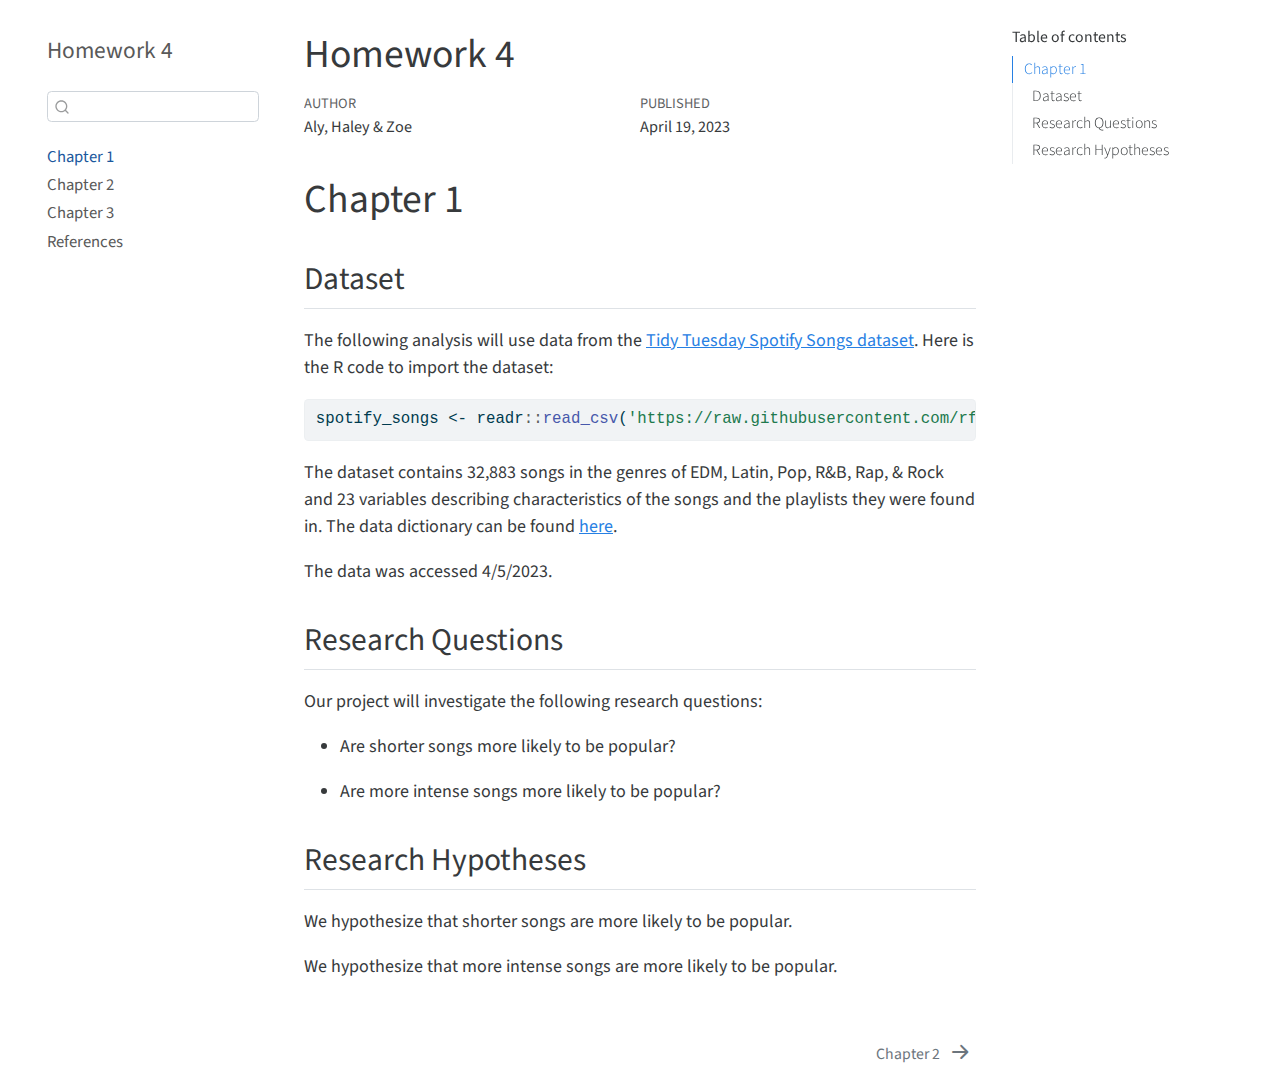
<file: docs/index.html>
<!DOCTYPE html>
<html xmlns="http://www.w3.org/1999/xhtml" lang="en" xml:lang="en"><head>

<meta charset="utf-8">
<meta name="generator" content="quarto-1.2.269">

<meta name="viewport" content="width=device-width, initial-scale=1.0, user-scalable=yes">

<meta name="author" content="Aly, Haley &amp; Zoe">
<meta name="dcterms.date" content="2023-04-19">

<title>Homework 4</title>
<style>
code{white-space: pre-wrap;}
span.smallcaps{font-variant: small-caps;}
div.columns{display: flex; gap: min(4vw, 1.5em);}
div.column{flex: auto; overflow-x: auto;}
div.hanging-indent{margin-left: 1.5em; text-indent: -1.5em;}
ul.task-list{list-style: none;}
ul.task-list li input[type="checkbox"] {
  width: 0.8em;
  margin: 0 0.8em 0.2em -1.6em;
  vertical-align: middle;
}
pre > code.sourceCode { white-space: pre; position: relative; }
pre > code.sourceCode > span { display: inline-block; line-height: 1.25; }
pre > code.sourceCode > span:empty { height: 1.2em; }
.sourceCode { overflow: visible; }
code.sourceCode > span { color: inherit; text-decoration: inherit; }
div.sourceCode { margin: 1em 0; }
pre.sourceCode { margin: 0; }
@media screen {
div.sourceCode { overflow: auto; }
}
@media print {
pre > code.sourceCode { white-space: pre-wrap; }
pre > code.sourceCode > span { text-indent: -5em; padding-left: 5em; }
}
pre.numberSource code
  { counter-reset: source-line 0; }
pre.numberSource code > span
  { position: relative; left: -4em; counter-increment: source-line; }
pre.numberSource code > span > a:first-child::before
  { content: counter(source-line);
    position: relative; left: -1em; text-align: right; vertical-align: baseline;
    border: none; display: inline-block;
    -webkit-touch-callout: none; -webkit-user-select: none;
    -khtml-user-select: none; -moz-user-select: none;
    -ms-user-select: none; user-select: none;
    padding: 0 4px; width: 4em;
    color: #aaaaaa;
  }
pre.numberSource { margin-left: 3em; border-left: 1px solid #aaaaaa;  padding-left: 4px; }
div.sourceCode
  {   }
@media screen {
pre > code.sourceCode > span > a:first-child::before { text-decoration: underline; }
}
code span.al { color: #ff0000; font-weight: bold; } /* Alert */
code span.an { color: #60a0b0; font-weight: bold; font-style: italic; } /* Annotation */
code span.at { color: #7d9029; } /* Attribute */
code span.bn { color: #40a070; } /* BaseN */
code span.bu { color: #008000; } /* BuiltIn */
code span.cf { color: #007020; font-weight: bold; } /* ControlFlow */
code span.ch { color: #4070a0; } /* Char */
code span.cn { color: #880000; } /* Constant */
code span.co { color: #60a0b0; font-style: italic; } /* Comment */
code span.cv { color: #60a0b0; font-weight: bold; font-style: italic; } /* CommentVar */
code span.do { color: #ba2121; font-style: italic; } /* Documentation */
code span.dt { color: #902000; } /* DataType */
code span.dv { color: #40a070; } /* DecVal */
code span.er { color: #ff0000; font-weight: bold; } /* Error */
code span.ex { } /* Extension */
code span.fl { color: #40a070; } /* Float */
code span.fu { color: #06287e; } /* Function */
code span.im { color: #008000; font-weight: bold; } /* Import */
code span.in { color: #60a0b0; font-weight: bold; font-style: italic; } /* Information */
code span.kw { color: #007020; font-weight: bold; } /* Keyword */
code span.op { color: #666666; } /* Operator */
code span.ot { color: #007020; } /* Other */
code span.pp { color: #bc7a00; } /* Preprocessor */
code span.sc { color: #4070a0; } /* SpecialChar */
code span.ss { color: #bb6688; } /* SpecialString */
code span.st { color: #4070a0; } /* String */
code span.va { color: #19177c; } /* Variable */
code span.vs { color: #4070a0; } /* VerbatimString */
code span.wa { color: #60a0b0; font-weight: bold; font-style: italic; } /* Warning */
</style>


<script src="site_libs/quarto-nav/quarto-nav.js"></script>
<script src="site_libs/quarto-nav/headroom.min.js"></script>
<script src="site_libs/clipboard/clipboard.min.js"></script>
<script src="site_libs/quarto-search/autocomplete.umd.js"></script>
<script src="site_libs/quarto-search/fuse.min.js"></script>
<script src="site_libs/quarto-search/quarto-search.js"></script>
<meta name="quarto:offset" content="./">
<link href="./Chapter2.html" rel="next">
<script src="site_libs/quarto-html/quarto.js"></script>
<script src="site_libs/quarto-html/popper.min.js"></script>
<script src="site_libs/quarto-html/tippy.umd.min.js"></script>
<script src="site_libs/quarto-html/anchor.min.js"></script>
<link href="site_libs/quarto-html/tippy.css" rel="stylesheet">
<link href="site_libs/quarto-html/quarto-syntax-highlighting.css" rel="stylesheet" id="quarto-text-highlighting-styles">
<script src="site_libs/bootstrap/bootstrap.min.js"></script>
<link href="site_libs/bootstrap/bootstrap-icons.css" rel="stylesheet">
<link href="site_libs/bootstrap/bootstrap.min.css" rel="stylesheet" id="quarto-bootstrap" data-mode="light">
<script id="quarto-search-options" type="application/json">{
  "location": "sidebar",
  "copy-button": false,
  "collapse-after": 3,
  "panel-placement": "start",
  "type": "textbox",
  "limit": 20,
  "language": {
    "search-no-results-text": "No results",
    "search-matching-documents-text": "matching documents",
    "search-copy-link-title": "Copy link to search",
    "search-hide-matches-text": "Hide additional matches",
    "search-more-match-text": "more match in this document",
    "search-more-matches-text": "more matches in this document",
    "search-clear-button-title": "Clear",
    "search-detached-cancel-button-title": "Cancel",
    "search-submit-button-title": "Submit"
  }
}</script>


</head>

<body class="nav-sidebar floating">

<div id="quarto-search-results"></div>
  <header id="quarto-header" class="headroom fixed-top">
  <nav class="quarto-secondary-nav" data-bs-toggle="collapse" data-bs-target="#quarto-sidebar" aria-controls="quarto-sidebar" aria-expanded="false" aria-label="Toggle sidebar navigation" onclick="if (window.quartoToggleHeadroom) { window.quartoToggleHeadroom(); }">
    <div class="container-fluid d-flex justify-content-between">
      <h1 class="quarto-secondary-nav-title">Homework 4</h1>
      <button type="button" class="quarto-btn-toggle btn" aria-label="Show secondary navigation">
        <i class="bi bi-chevron-right"></i>
      </button>
    </div>
  </nav>
</header>
<!-- content -->
<div id="quarto-content" class="quarto-container page-columns page-rows-contents page-layout-article">
<!-- sidebar -->
  <nav id="quarto-sidebar" class="sidebar collapse sidebar-navigation floating overflow-auto">
    <div class="pt-lg-2 mt-2 text-left sidebar-header">
    <div class="sidebar-title mb-0 py-0">
      <a href="./">Homework 4</a> 
    </div>
      </div>
      <div class="mt-2 flex-shrink-0 align-items-center">
        <div class="sidebar-search">
        <div id="quarto-search" class="" title="Search"></div>
        </div>
      </div>
    <div class="sidebar-menu-container"> 
    <ul class="list-unstyled mt-1">
        <li class="sidebar-item">
  <div class="sidebar-item-container"> 
  <a href="./index.html" class="sidebar-item-text sidebar-link active">Chapter 1</a>
  </div>
</li>
        <li class="sidebar-item">
  <div class="sidebar-item-container"> 
  <a href="./Chapter2.html" class="sidebar-item-text sidebar-link">Chapter 2</a>
  </div>
</li>
        <li class="sidebar-item">
  <div class="sidebar-item-container"> 
  <a href="./Chapter3.html" class="sidebar-item-text sidebar-link">Chapter 3</a>
  </div>
</li>
        <li class="sidebar-item">
  <div class="sidebar-item-container"> 
  <a href="./references.html" class="sidebar-item-text sidebar-link">References</a>
  </div>
</li>
    </ul>
    </div>
</nav>
<!-- margin-sidebar -->
    <div id="quarto-margin-sidebar" class="sidebar margin-sidebar">
        <nav id="TOC" role="doc-toc" class="toc-active">
    <h2 id="toc-title">Table of contents</h2>
   
  <ul>
  <li><a href="#chapter-1" id="toc-chapter-1" class="nav-link active" data-scroll-target="#chapter-1">Chapter 1</a>
  <ul class="collapse">
  <li><a href="#dataset" id="toc-dataset" class="nav-link" data-scroll-target="#dataset">Dataset</a></li>
  <li><a href="#research-questions" id="toc-research-questions" class="nav-link" data-scroll-target="#research-questions">Research Questions</a></li>
  <li><a href="#research-hypotheses" id="toc-research-hypotheses" class="nav-link" data-scroll-target="#research-hypotheses">Research Hypotheses</a></li>
  </ul></li>
  </ul>
</nav>
    </div>
<!-- main -->
<main class="content" id="quarto-document-content">

<header id="title-block-header" class="quarto-title-block default">
<div class="quarto-title">
<h1 class="title d-none d-lg-block">Homework 4</h1>
</div>



<div class="quarto-title-meta">

    <div>
    <div class="quarto-title-meta-heading">Author</div>
    <div class="quarto-title-meta-contents">
             <p>Aly, Haley &amp; Zoe </p>
          </div>
  </div>
    
    <div>
    <div class="quarto-title-meta-heading">Published</div>
    <div class="quarto-title-meta-contents">
      <p class="date">April 19, 2023</p>
    </div>
  </div>
  
    
  </div>
  

</header>

<section id="chapter-1" class="level1 unnumbered">
<h1 class="unnumbered">Chapter 1</h1>
<section id="dataset" class="level2">
<h2 class="anchored" data-anchor-id="dataset">Dataset</h2>
<p>The following analysis will use data from the <a href="https://github.com/rfordatascience/tidytuesday/blob/master/data/2020/2020-01-21/readme.md">Tidy Tuesday Spotify Songs dataset</a>. Here is the R code to import the dataset:</p>
<div class="cell">
<div class="sourceCode cell-code" id="cb1"><pre class="sourceCode r code-with-copy"><code class="sourceCode r"><span id="cb1-1"><a href="#cb1-1" aria-hidden="true" tabindex="-1"></a>spotify_songs <span class="ot">&lt;-</span> readr<span class="sc">::</span><span class="fu">read_csv</span>(<span class="st">'https://raw.githubusercontent.com/rfordatascience/tidytuesday/master/data/2020/2020-01-21/spotify_songs.csv'</span>, <span class="at">show_col_types =</span> <span class="cn">FALSE</span>)</span></code><button title="Copy to Clipboard" class="code-copy-button"><i class="bi"></i></button></pre></div>
</div>
<p>The dataset contains 32,883 songs in the genres of EDM, Latin, Pop, R&amp;B, Rap, &amp; Rock and 23 variables describing characteristics of the songs and the playlists they were found in. The data dictionary can be found <a href="https://github.com/rfordatascience/tidytuesday/blob/master/data/2020/2020-01-21/readme.md#data-dictionary">here</a>.</p>
<p>The data was accessed 4/5/2023.</p>
</section>
<section id="research-questions" class="level2">
<h2 class="anchored" data-anchor-id="research-questions">Research Questions</h2>
<p>Our project will investigate the following research questions:</p>
<ul>
<li><p>Are shorter songs more likely to be popular?</p></li>
<li><p>Are more intense songs more likely to be popular?</p></li>
</ul>
</section>
<section id="research-hypotheses" class="level2">
<h2 class="anchored" data-anchor-id="research-hypotheses">Research Hypotheses</h2>
<p>We hypothesize that shorter songs are more likely to be popular.</p>
<p>We hypothesize that more intense songs are more likely to be popular.</p>


</section>
</section>

</main> <!-- /main -->
<script id="quarto-html-after-body" type="application/javascript">
window.document.addEventListener("DOMContentLoaded", function (event) {
  const toggleBodyColorMode = (bsSheetEl) => {
    const mode = bsSheetEl.getAttribute("data-mode");
    const bodyEl = window.document.querySelector("body");
    if (mode === "dark") {
      bodyEl.classList.add("quarto-dark");
      bodyEl.classList.remove("quarto-light");
    } else {
      bodyEl.classList.add("quarto-light");
      bodyEl.classList.remove("quarto-dark");
    }
  }
  const toggleBodyColorPrimary = () => {
    const bsSheetEl = window.document.querySelector("link#quarto-bootstrap");
    if (bsSheetEl) {
      toggleBodyColorMode(bsSheetEl);
    }
  }
  toggleBodyColorPrimary();  
  const icon = "";
  const anchorJS = new window.AnchorJS();
  anchorJS.options = {
    placement: 'right',
    icon: icon
  };
  anchorJS.add('.anchored');
  const clipboard = new window.ClipboardJS('.code-copy-button', {
    target: function(trigger) {
      return trigger.previousElementSibling;
    }
  });
  clipboard.on('success', function(e) {
    // button target
    const button = e.trigger;
    // don't keep focus
    button.blur();
    // flash "checked"
    button.classList.add('code-copy-button-checked');
    var currentTitle = button.getAttribute("title");
    button.setAttribute("title", "Copied!");
    let tooltip;
    if (window.bootstrap) {
      button.setAttribute("data-bs-toggle", "tooltip");
      button.setAttribute("data-bs-placement", "left");
      button.setAttribute("data-bs-title", "Copied!");
      tooltip = new bootstrap.Tooltip(button, 
        { trigger: "manual", 
          customClass: "code-copy-button-tooltip",
          offset: [0, -8]});
      tooltip.show();    
    }
    setTimeout(function() {
      if (tooltip) {
        tooltip.hide();
        button.removeAttribute("data-bs-title");
        button.removeAttribute("data-bs-toggle");
        button.removeAttribute("data-bs-placement");
      }
      button.setAttribute("title", currentTitle);
      button.classList.remove('code-copy-button-checked');
    }, 1000);
    // clear code selection
    e.clearSelection();
  });
  function tippyHover(el, contentFn) {
    const config = {
      allowHTML: true,
      content: contentFn,
      maxWidth: 500,
      delay: 100,
      arrow: false,
      appendTo: function(el) {
          return el.parentElement;
      },
      interactive: true,
      interactiveBorder: 10,
      theme: 'quarto',
      placement: 'bottom-start'
    };
    window.tippy(el, config); 
  }
  const noterefs = window.document.querySelectorAll('a[role="doc-noteref"]');
  for (var i=0; i<noterefs.length; i++) {
    const ref = noterefs[i];
    tippyHover(ref, function() {
      // use id or data attribute instead here
      let href = ref.getAttribute('data-footnote-href') || ref.getAttribute('href');
      try { href = new URL(href).hash; } catch {}
      const id = href.replace(/^#\/?/, "");
      const note = window.document.getElementById(id);
      return note.innerHTML;
    });
  }
  const findCites = (el) => {
    const parentEl = el.parentElement;
    if (parentEl) {
      const cites = parentEl.dataset.cites;
      if (cites) {
        return {
          el,
          cites: cites.split(' ')
        };
      } else {
        return findCites(el.parentElement)
      }
    } else {
      return undefined;
    }
  };
  var bibliorefs = window.document.querySelectorAll('a[role="doc-biblioref"]');
  for (var i=0; i<bibliorefs.length; i++) {
    const ref = bibliorefs[i];
    const citeInfo = findCites(ref);
    if (citeInfo) {
      tippyHover(citeInfo.el, function() {
        var popup = window.document.createElement('div');
        citeInfo.cites.forEach(function(cite) {
          var citeDiv = window.document.createElement('div');
          citeDiv.classList.add('hanging-indent');
          citeDiv.classList.add('csl-entry');
          var biblioDiv = window.document.getElementById('ref-' + cite);
          if (biblioDiv) {
            citeDiv.innerHTML = biblioDiv.innerHTML;
          }
          popup.appendChild(citeDiv);
        });
        return popup.innerHTML;
      });
    }
  }
});
</script>
<nav class="page-navigation">
  <div class="nav-page nav-page-previous">
  </div>
  <div class="nav-page nav-page-next">
      <a href="./Chapter2.html" class="pagination-link">
        <span class="nav-page-text">Chapter 2</span> <i class="bi bi-arrow-right-short"></i>
      </a>
  </div>
</nav>
</div> <!-- /content -->



</body></html>
</file>
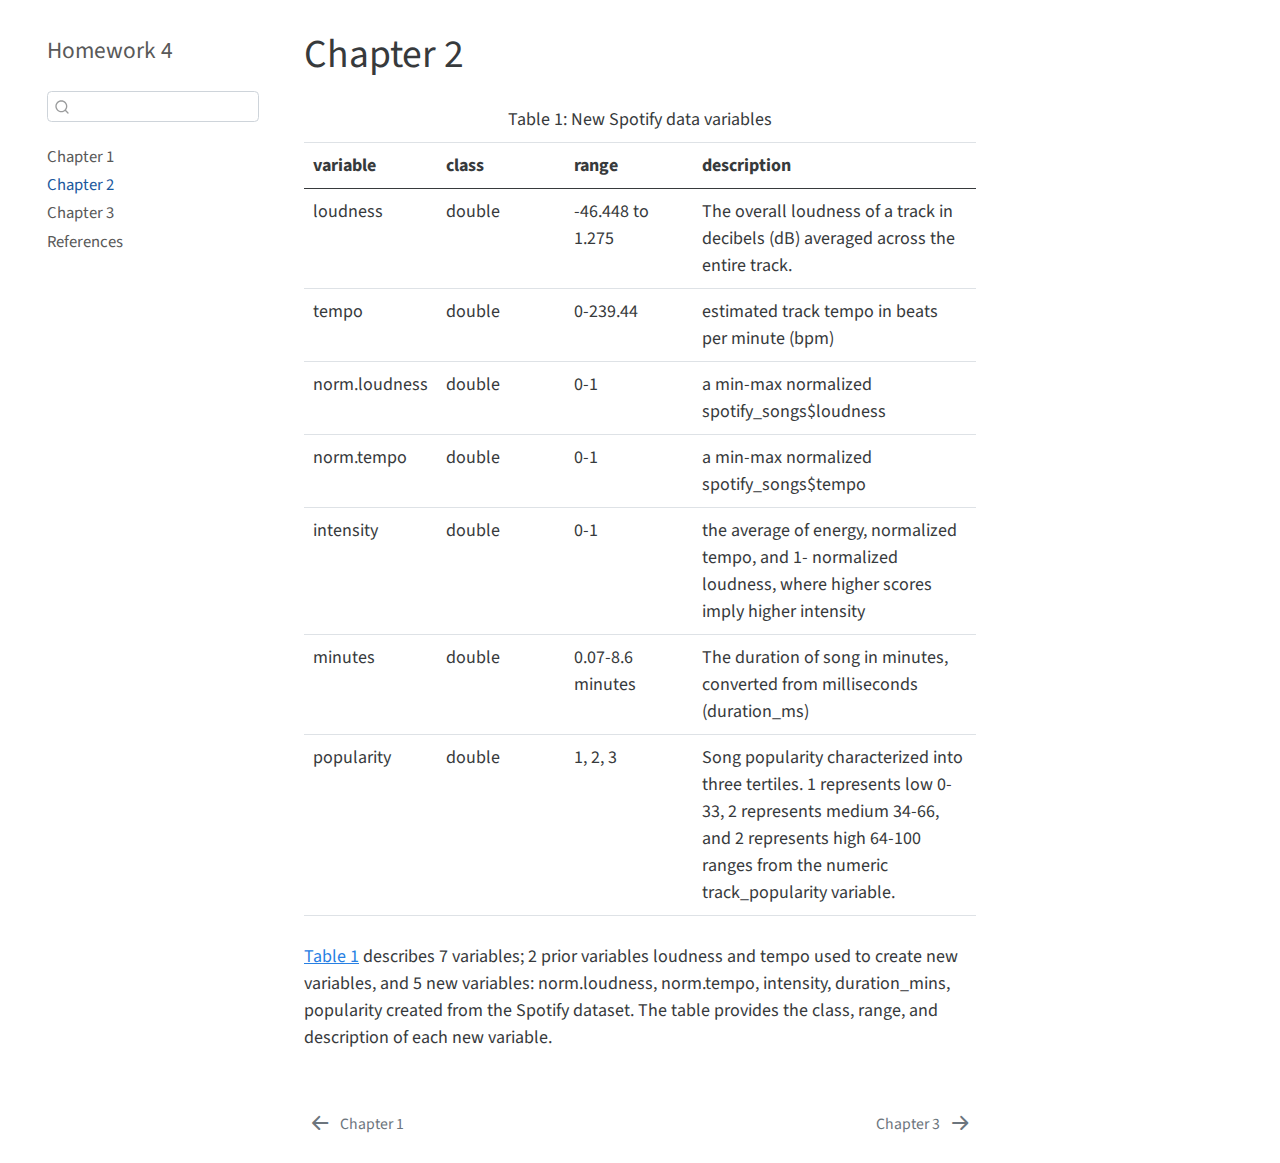
<file: docs/Chapter2.html>
<!DOCTYPE html>
<html xmlns="http://www.w3.org/1999/xhtml" lang="en" xml:lang="en"><head>

<meta charset="utf-8">
<meta name="generator" content="quarto-1.2.269">

<meta name="viewport" content="width=device-width, initial-scale=1.0, user-scalable=yes">


<title>Homework 4 - Chapter 2</title>
<style>
code{white-space: pre-wrap;}
span.smallcaps{font-variant: small-caps;}
div.columns{display: flex; gap: min(4vw, 1.5em);}
div.column{flex: auto; overflow-x: auto;}
div.hanging-indent{margin-left: 1.5em; text-indent: -1.5em;}
ul.task-list{list-style: none;}
ul.task-list li input[type="checkbox"] {
  width: 0.8em;
  margin: 0 0.8em 0.2em -1.6em;
  vertical-align: middle;
}
</style>


<script src="site_libs/quarto-nav/quarto-nav.js"></script>
<script src="site_libs/quarto-nav/headroom.min.js"></script>
<script src="site_libs/clipboard/clipboard.min.js"></script>
<script src="site_libs/quarto-search/autocomplete.umd.js"></script>
<script src="site_libs/quarto-search/fuse.min.js"></script>
<script src="site_libs/quarto-search/quarto-search.js"></script>
<meta name="quarto:offset" content="./">
<link href="./Chapter3.html" rel="next">
<link href="./index.html" rel="prev">
<script src="site_libs/quarto-html/quarto.js"></script>
<script src="site_libs/quarto-html/popper.min.js"></script>
<script src="site_libs/quarto-html/tippy.umd.min.js"></script>
<script src="site_libs/quarto-html/anchor.min.js"></script>
<link href="site_libs/quarto-html/tippy.css" rel="stylesheet">
<link href="site_libs/quarto-html/quarto-syntax-highlighting.css" rel="stylesheet" id="quarto-text-highlighting-styles">
<script src="site_libs/bootstrap/bootstrap.min.js"></script>
<link href="site_libs/bootstrap/bootstrap-icons.css" rel="stylesheet">
<link href="site_libs/bootstrap/bootstrap.min.css" rel="stylesheet" id="quarto-bootstrap" data-mode="light">
<script id="quarto-search-options" type="application/json">{
  "location": "sidebar",
  "copy-button": false,
  "collapse-after": 3,
  "panel-placement": "start",
  "type": "textbox",
  "limit": 20,
  "language": {
    "search-no-results-text": "No results",
    "search-matching-documents-text": "matching documents",
    "search-copy-link-title": "Copy link to search",
    "search-hide-matches-text": "Hide additional matches",
    "search-more-match-text": "more match in this document",
    "search-more-matches-text": "more matches in this document",
    "search-clear-button-title": "Clear",
    "search-detached-cancel-button-title": "Cancel",
    "search-submit-button-title": "Submit"
  }
}</script>


</head>

<body class="nav-sidebar floating">

<div id="quarto-search-results"></div>
  <header id="quarto-header" class="headroom fixed-top">
  <nav class="quarto-secondary-nav" data-bs-toggle="collapse" data-bs-target="#quarto-sidebar" aria-controls="quarto-sidebar" aria-expanded="false" aria-label="Toggle sidebar navigation" onclick="if (window.quartoToggleHeadroom) { window.quartoToggleHeadroom(); }">
    <div class="container-fluid d-flex justify-content-between">
      <h1 class="quarto-secondary-nav-title">Chapter 2</h1>
      <button type="button" class="quarto-btn-toggle btn" aria-label="Show secondary navigation">
        <i class="bi bi-chevron-right"></i>
      </button>
    </div>
  </nav>
</header>
<!-- content -->
<div id="quarto-content" class="quarto-container page-columns page-rows-contents page-layout-article">
<!-- sidebar -->
  <nav id="quarto-sidebar" class="sidebar collapse sidebar-navigation floating overflow-auto">
    <div class="pt-lg-2 mt-2 text-left sidebar-header">
    <div class="sidebar-title mb-0 py-0">
      <a href="./">Homework 4</a> 
    </div>
      </div>
      <div class="mt-2 flex-shrink-0 align-items-center">
        <div class="sidebar-search">
        <div id="quarto-search" class="" title="Search"></div>
        </div>
      </div>
    <div class="sidebar-menu-container"> 
    <ul class="list-unstyled mt-1">
        <li class="sidebar-item">
  <div class="sidebar-item-container"> 
  <a href="./index.html" class="sidebar-item-text sidebar-link">Chapter 1</a>
  </div>
</li>
        <li class="sidebar-item">
  <div class="sidebar-item-container"> 
  <a href="./Chapter2.html" class="sidebar-item-text sidebar-link active">Chapter 2</a>
  </div>
</li>
        <li class="sidebar-item">
  <div class="sidebar-item-container"> 
  <a href="./Chapter3.html" class="sidebar-item-text sidebar-link">Chapter 3</a>
  </div>
</li>
        <li class="sidebar-item">
  <div class="sidebar-item-container"> 
  <a href="./references.html" class="sidebar-item-text sidebar-link">References</a>
  </div>
</li>
    </ul>
    </div>
</nav>
<!-- margin-sidebar -->
    <div id="quarto-margin-sidebar" class="sidebar margin-sidebar">
        
    </div>
<!-- main -->
<main class="content" id="quarto-document-content">

<header id="title-block-header" class="quarto-title-block default">
<div class="quarto-title">
<h1 class="title d-none d-lg-block">Chapter 2</h1>
</div>



<div class="quarto-title-meta">

    
  
    
  </div>
  

</header>

<div id="tbl-newvars" class="anchored">
<table class="table">
<caption>Table&nbsp;1: New Spotify data variables</caption>
<colgroup>
<col style="width: 19%">
<col style="width: 19%">
<col style="width: 19%">
<col style="width: 42%">
</colgroup>
<thead>
<tr class="header">
<th style="text-align: left;">variable</th>
<th style="text-align: left;">class</th>
<th style="text-align: left;">range</th>
<th style="text-align: left;">description</th>
</tr>
</thead>
<tbody>
<tr class="odd">
<td style="text-align: left;">loudness</td>
<td style="text-align: left;">double</td>
<td style="text-align: left;">-46.448 to 1.275</td>
<td style="text-align: left;">The overall loudness of a track in decibels (dB) averaged across the entire track.</td>
</tr>
<tr class="even">
<td style="text-align: left;">tempo</td>
<td style="text-align: left;">double</td>
<td style="text-align: left;">0-239.44</td>
<td style="text-align: left;">estimated track tempo in beats per minute (bpm)</td>
</tr>
<tr class="odd">
<td style="text-align: left;">norm.loudness</td>
<td style="text-align: left;">double</td>
<td style="text-align: left;">0-1</td>
<td style="text-align: left;">a min-max normalized spotify_songs$loudness</td>
</tr>
<tr class="even">
<td style="text-align: left;">norm.tempo</td>
<td style="text-align: left;">double</td>
<td style="text-align: left;">0-1</td>
<td style="text-align: left;">a min-max normalized spotify_songs$tempo</td>
</tr>
<tr class="odd">
<td style="text-align: left;">intensity</td>
<td style="text-align: left;">double</td>
<td style="text-align: left;">0-1</td>
<td style="text-align: left;">the average of energy, normalized tempo, and 1- normalized loudness, where higher scores imply higher intensity</td>
</tr>
<tr class="even">
<td style="text-align: left;">minutes</td>
<td style="text-align: left;">double</td>
<td style="text-align: left;">0.07-8.6 minutes</td>
<td style="text-align: left;">The duration of song in minutes, converted from milliseconds (duration_ms)</td>
</tr>
<tr class="odd">
<td style="text-align: left;">popularity</td>
<td style="text-align: left;">double</td>
<td style="text-align: left;">1, 2, 3</td>
<td style="text-align: left;">Song popularity characterized into three tertiles. 1 represents low 0-33, 2 represents medium 34-66, and 2 represents high 64-100 ranges from the numeric track_popularity variable.</td>
</tr>
</tbody>
</table>
</div>
<p><a href="#tbl-newvars">Table&nbsp;<span>1</span></a> describes 7 variables; 2 prior variables loudness and tempo used to create new variables, and 5 new variables: norm.loudness, norm.tempo, intensity, duration_mins, popularity created from the Spotify dataset. The table provides the class, range, and description of each new variable.</p>



</main> <!-- /main -->
<script id="quarto-html-after-body" type="application/javascript">
window.document.addEventListener("DOMContentLoaded", function (event) {
  const toggleBodyColorMode = (bsSheetEl) => {
    const mode = bsSheetEl.getAttribute("data-mode");
    const bodyEl = window.document.querySelector("body");
    if (mode === "dark") {
      bodyEl.classList.add("quarto-dark");
      bodyEl.classList.remove("quarto-light");
    } else {
      bodyEl.classList.add("quarto-light");
      bodyEl.classList.remove("quarto-dark");
    }
  }
  const toggleBodyColorPrimary = () => {
    const bsSheetEl = window.document.querySelector("link#quarto-bootstrap");
    if (bsSheetEl) {
      toggleBodyColorMode(bsSheetEl);
    }
  }
  toggleBodyColorPrimary();  
  const icon = "";
  const anchorJS = new window.AnchorJS();
  anchorJS.options = {
    placement: 'right',
    icon: icon
  };
  anchorJS.add('.anchored');
  const clipboard = new window.ClipboardJS('.code-copy-button', {
    target: function(trigger) {
      return trigger.previousElementSibling;
    }
  });
  clipboard.on('success', function(e) {
    // button target
    const button = e.trigger;
    // don't keep focus
    button.blur();
    // flash "checked"
    button.classList.add('code-copy-button-checked');
    var currentTitle = button.getAttribute("title");
    button.setAttribute("title", "Copied!");
    let tooltip;
    if (window.bootstrap) {
      button.setAttribute("data-bs-toggle", "tooltip");
      button.setAttribute("data-bs-placement", "left");
      button.setAttribute("data-bs-title", "Copied!");
      tooltip = new bootstrap.Tooltip(button, 
        { trigger: "manual", 
          customClass: "code-copy-button-tooltip",
          offset: [0, -8]});
      tooltip.show();    
    }
    setTimeout(function() {
      if (tooltip) {
        tooltip.hide();
        button.removeAttribute("data-bs-title");
        button.removeAttribute("data-bs-toggle");
        button.removeAttribute("data-bs-placement");
      }
      button.setAttribute("title", currentTitle);
      button.classList.remove('code-copy-button-checked');
    }, 1000);
    // clear code selection
    e.clearSelection();
  });
  function tippyHover(el, contentFn) {
    const config = {
      allowHTML: true,
      content: contentFn,
      maxWidth: 500,
      delay: 100,
      arrow: false,
      appendTo: function(el) {
          return el.parentElement;
      },
      interactive: true,
      interactiveBorder: 10,
      theme: 'quarto',
      placement: 'bottom-start'
    };
    window.tippy(el, config); 
  }
  const noterefs = window.document.querySelectorAll('a[role="doc-noteref"]');
  for (var i=0; i<noterefs.length; i++) {
    const ref = noterefs[i];
    tippyHover(ref, function() {
      // use id or data attribute instead here
      let href = ref.getAttribute('data-footnote-href') || ref.getAttribute('href');
      try { href = new URL(href).hash; } catch {}
      const id = href.replace(/^#\/?/, "");
      const note = window.document.getElementById(id);
      return note.innerHTML;
    });
  }
  const findCites = (el) => {
    const parentEl = el.parentElement;
    if (parentEl) {
      const cites = parentEl.dataset.cites;
      if (cites) {
        return {
          el,
          cites: cites.split(' ')
        };
      } else {
        return findCites(el.parentElement)
      }
    } else {
      return undefined;
    }
  };
  var bibliorefs = window.document.querySelectorAll('a[role="doc-biblioref"]');
  for (var i=0; i<bibliorefs.length; i++) {
    const ref = bibliorefs[i];
    const citeInfo = findCites(ref);
    if (citeInfo) {
      tippyHover(citeInfo.el, function() {
        var popup = window.document.createElement('div');
        citeInfo.cites.forEach(function(cite) {
          var citeDiv = window.document.createElement('div');
          citeDiv.classList.add('hanging-indent');
          citeDiv.classList.add('csl-entry');
          var biblioDiv = window.document.getElementById('ref-' + cite);
          if (biblioDiv) {
            citeDiv.innerHTML = biblioDiv.innerHTML;
          }
          popup.appendChild(citeDiv);
        });
        return popup.innerHTML;
      });
    }
  }
});
</script>
<nav class="page-navigation">
  <div class="nav-page nav-page-previous">
      <a href="./index.html" class="pagination-link">
        <i class="bi bi-arrow-left-short"></i> <span class="nav-page-text">Chapter 1</span>
      </a>          
  </div>
  <div class="nav-page nav-page-next">
      <a href="./Chapter3.html" class="pagination-link">
        <span class="nav-page-text">Chapter 3</span> <i class="bi bi-arrow-right-short"></i>
      </a>
  </div>
</nav>
</div> <!-- /content -->



</body></html>
</file>
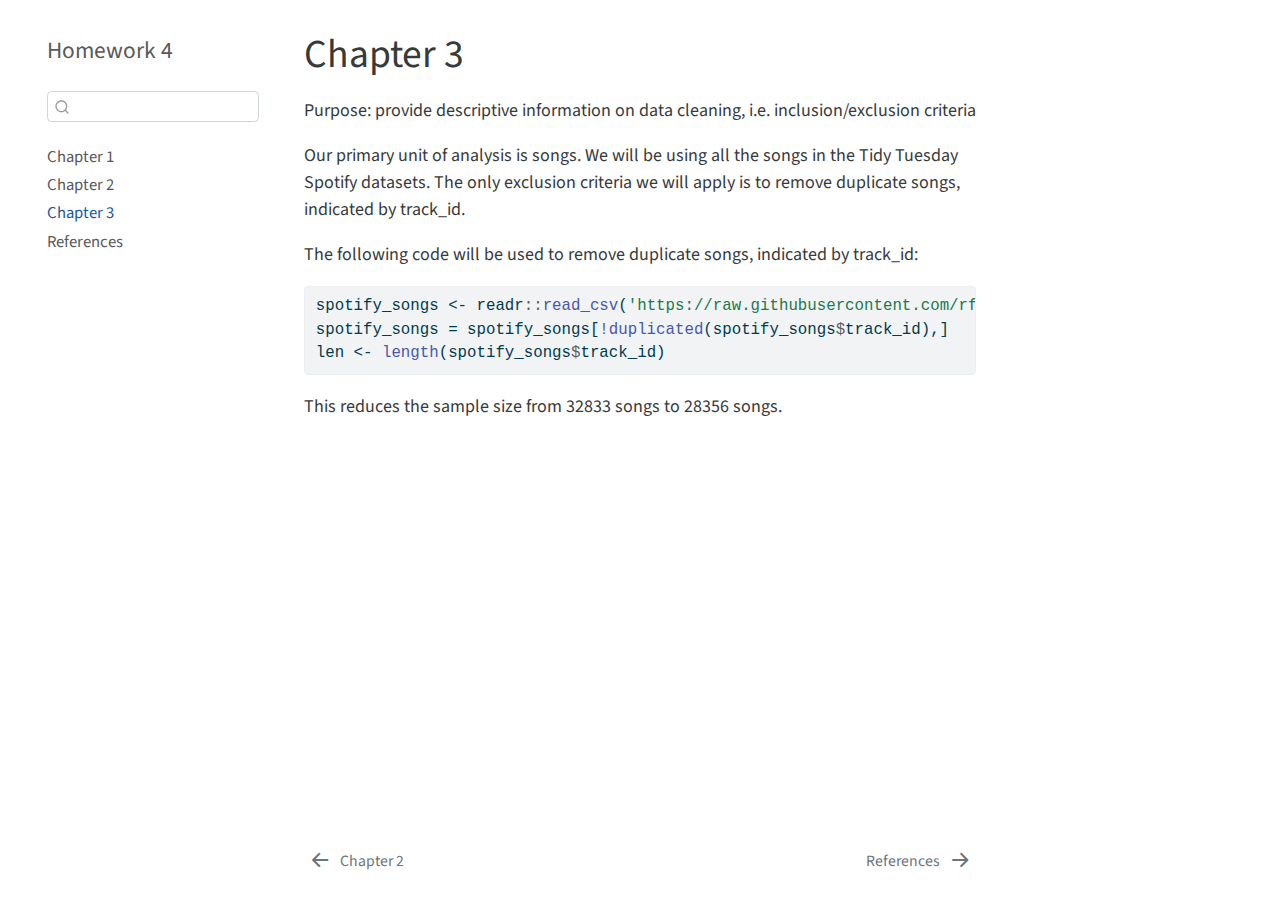
<file: docs/Chapter3.html>
<!DOCTYPE html>
<html xmlns="http://www.w3.org/1999/xhtml" lang="en" xml:lang="en"><head>

<meta charset="utf-8">
<meta name="generator" content="quarto-1.2.269">

<meta name="viewport" content="width=device-width, initial-scale=1.0, user-scalable=yes">


<title>Homework 4 - Chapter 3</title>
<style>
code{white-space: pre-wrap;}
span.smallcaps{font-variant: small-caps;}
div.columns{display: flex; gap: min(4vw, 1.5em);}
div.column{flex: auto; overflow-x: auto;}
div.hanging-indent{margin-left: 1.5em; text-indent: -1.5em;}
ul.task-list{list-style: none;}
ul.task-list li input[type="checkbox"] {
  width: 0.8em;
  margin: 0 0.8em 0.2em -1.6em;
  vertical-align: middle;
}
pre > code.sourceCode { white-space: pre; position: relative; }
pre > code.sourceCode > span { display: inline-block; line-height: 1.25; }
pre > code.sourceCode > span:empty { height: 1.2em; }
.sourceCode { overflow: visible; }
code.sourceCode > span { color: inherit; text-decoration: inherit; }
div.sourceCode { margin: 1em 0; }
pre.sourceCode { margin: 0; }
@media screen {
div.sourceCode { overflow: auto; }
}
@media print {
pre > code.sourceCode { white-space: pre-wrap; }
pre > code.sourceCode > span { text-indent: -5em; padding-left: 5em; }
}
pre.numberSource code
  { counter-reset: source-line 0; }
pre.numberSource code > span
  { position: relative; left: -4em; counter-increment: source-line; }
pre.numberSource code > span > a:first-child::before
  { content: counter(source-line);
    position: relative; left: -1em; text-align: right; vertical-align: baseline;
    border: none; display: inline-block;
    -webkit-touch-callout: none; -webkit-user-select: none;
    -khtml-user-select: none; -moz-user-select: none;
    -ms-user-select: none; user-select: none;
    padding: 0 4px; width: 4em;
    color: #aaaaaa;
  }
pre.numberSource { margin-left: 3em; border-left: 1px solid #aaaaaa;  padding-left: 4px; }
div.sourceCode
  {   }
@media screen {
pre > code.sourceCode > span > a:first-child::before { text-decoration: underline; }
}
code span.al { color: #ff0000; font-weight: bold; } /* Alert */
code span.an { color: #60a0b0; font-weight: bold; font-style: italic; } /* Annotation */
code span.at { color: #7d9029; } /* Attribute */
code span.bn { color: #40a070; } /* BaseN */
code span.bu { color: #008000; } /* BuiltIn */
code span.cf { color: #007020; font-weight: bold; } /* ControlFlow */
code span.ch { color: #4070a0; } /* Char */
code span.cn { color: #880000; } /* Constant */
code span.co { color: #60a0b0; font-style: italic; } /* Comment */
code span.cv { color: #60a0b0; font-weight: bold; font-style: italic; } /* CommentVar */
code span.do { color: #ba2121; font-style: italic; } /* Documentation */
code span.dt { color: #902000; } /* DataType */
code span.dv { color: #40a070; } /* DecVal */
code span.er { color: #ff0000; font-weight: bold; } /* Error */
code span.ex { } /* Extension */
code span.fl { color: #40a070; } /* Float */
code span.fu { color: #06287e; } /* Function */
code span.im { color: #008000; font-weight: bold; } /* Import */
code span.in { color: #60a0b0; font-weight: bold; font-style: italic; } /* Information */
code span.kw { color: #007020; font-weight: bold; } /* Keyword */
code span.op { color: #666666; } /* Operator */
code span.ot { color: #007020; } /* Other */
code span.pp { color: #bc7a00; } /* Preprocessor */
code span.sc { color: #4070a0; } /* SpecialChar */
code span.ss { color: #bb6688; } /* SpecialString */
code span.st { color: #4070a0; } /* String */
code span.va { color: #19177c; } /* Variable */
code span.vs { color: #4070a0; } /* VerbatimString */
code span.wa { color: #60a0b0; font-weight: bold; font-style: italic; } /* Warning */
</style>


<script src="site_libs/quarto-nav/quarto-nav.js"></script>
<script src="site_libs/quarto-nav/headroom.min.js"></script>
<script src="site_libs/clipboard/clipboard.min.js"></script>
<script src="site_libs/quarto-search/autocomplete.umd.js"></script>
<script src="site_libs/quarto-search/fuse.min.js"></script>
<script src="site_libs/quarto-search/quarto-search.js"></script>
<meta name="quarto:offset" content="./">
<link href="./references.html" rel="next">
<link href="./Chapter2.html" rel="prev">
<script src="site_libs/quarto-html/quarto.js"></script>
<script src="site_libs/quarto-html/popper.min.js"></script>
<script src="site_libs/quarto-html/tippy.umd.min.js"></script>
<script src="site_libs/quarto-html/anchor.min.js"></script>
<link href="site_libs/quarto-html/tippy.css" rel="stylesheet">
<link href="site_libs/quarto-html/quarto-syntax-highlighting.css" rel="stylesheet" id="quarto-text-highlighting-styles">
<script src="site_libs/bootstrap/bootstrap.min.js"></script>
<link href="site_libs/bootstrap/bootstrap-icons.css" rel="stylesheet">
<link href="site_libs/bootstrap/bootstrap.min.css" rel="stylesheet" id="quarto-bootstrap" data-mode="light">
<script id="quarto-search-options" type="application/json">{
  "location": "sidebar",
  "copy-button": false,
  "collapse-after": 3,
  "panel-placement": "start",
  "type": "textbox",
  "limit": 20,
  "language": {
    "search-no-results-text": "No results",
    "search-matching-documents-text": "matching documents",
    "search-copy-link-title": "Copy link to search",
    "search-hide-matches-text": "Hide additional matches",
    "search-more-match-text": "more match in this document",
    "search-more-matches-text": "more matches in this document",
    "search-clear-button-title": "Clear",
    "search-detached-cancel-button-title": "Cancel",
    "search-submit-button-title": "Submit"
  }
}</script>


</head>

<body class="nav-sidebar floating">

<div id="quarto-search-results"></div>
  <header id="quarto-header" class="headroom fixed-top">
  <nav class="quarto-secondary-nav" data-bs-toggle="collapse" data-bs-target="#quarto-sidebar" aria-controls="quarto-sidebar" aria-expanded="false" aria-label="Toggle sidebar navigation" onclick="if (window.quartoToggleHeadroom) { window.quartoToggleHeadroom(); }">
    <div class="container-fluid d-flex justify-content-between">
      <h1 class="quarto-secondary-nav-title">Chapter 3</h1>
      <button type="button" class="quarto-btn-toggle btn" aria-label="Show secondary navigation">
        <i class="bi bi-chevron-right"></i>
      </button>
    </div>
  </nav>
</header>
<!-- content -->
<div id="quarto-content" class="quarto-container page-columns page-rows-contents page-layout-article">
<!-- sidebar -->
  <nav id="quarto-sidebar" class="sidebar collapse sidebar-navigation floating overflow-auto">
    <div class="pt-lg-2 mt-2 text-left sidebar-header">
    <div class="sidebar-title mb-0 py-0">
      <a href="./">Homework 4</a> 
    </div>
      </div>
      <div class="mt-2 flex-shrink-0 align-items-center">
        <div class="sidebar-search">
        <div id="quarto-search" class="" title="Search"></div>
        </div>
      </div>
    <div class="sidebar-menu-container"> 
    <ul class="list-unstyled mt-1">
        <li class="sidebar-item">
  <div class="sidebar-item-container"> 
  <a href="./index.html" class="sidebar-item-text sidebar-link">Chapter 1</a>
  </div>
</li>
        <li class="sidebar-item">
  <div class="sidebar-item-container"> 
  <a href="./Chapter2.html" class="sidebar-item-text sidebar-link">Chapter 2</a>
  </div>
</li>
        <li class="sidebar-item">
  <div class="sidebar-item-container"> 
  <a href="./Chapter3.html" class="sidebar-item-text sidebar-link active">Chapter 3</a>
  </div>
</li>
        <li class="sidebar-item">
  <div class="sidebar-item-container"> 
  <a href="./references.html" class="sidebar-item-text sidebar-link">References</a>
  </div>
</li>
    </ul>
    </div>
</nav>
<!-- margin-sidebar -->
    <div id="quarto-margin-sidebar" class="sidebar margin-sidebar">
        
    </div>
<!-- main -->
<main class="content" id="quarto-document-content">

<header id="title-block-header" class="quarto-title-block default">
<div class="quarto-title">
<h1 class="title d-none d-lg-block">Chapter 3</h1>
</div>



<div class="quarto-title-meta">

    
  
    
  </div>
  

</header>

<p>Purpose: provide descriptive information on data cleaning, i.e.&nbsp;inclusion/exclusion criteria</p>
<p>Our primary unit of analysis is songs. We will be using all the songs in the Tidy Tuesday Spotify datasets. The only exclusion criteria we will apply is to remove duplicate songs, indicated by track_id.</p>
<p>The following code will be used to remove duplicate songs, indicated by track_id:</p>
<div class="cell">
<div class="sourceCode cell-code" id="cb1"><pre class="sourceCode r code-with-copy"><code class="sourceCode r"><span id="cb1-1"><a href="#cb1-1" aria-hidden="true" tabindex="-1"></a>spotify_songs <span class="ot">&lt;-</span> readr<span class="sc">::</span><span class="fu">read_csv</span>(<span class="st">'https://raw.githubusercontent.com/rfordatascience/tidytuesday/master/data/2020/2020-01-21/spotify_songs.csv'</span>, <span class="at">show_col_types =</span> <span class="cn">FALSE</span>)</span>
<span id="cb1-2"><a href="#cb1-2" aria-hidden="true" tabindex="-1"></a>spotify_songs <span class="ot">=</span> spotify_songs[<span class="sc">!</span><span class="fu">duplicated</span>(spotify_songs<span class="sc">$</span>track_id),]</span>
<span id="cb1-3"><a href="#cb1-3" aria-hidden="true" tabindex="-1"></a>len <span class="ot">&lt;-</span> <span class="fu">length</span>(spotify_songs<span class="sc">$</span>track_id)</span></code><button title="Copy to Clipboard" class="code-copy-button"><i class="bi"></i></button></pre></div>
</div>
<p>This reduces the sample size from 32833 songs to 28356 songs.</p>



</main> <!-- /main -->
<script id="quarto-html-after-body" type="application/javascript">
window.document.addEventListener("DOMContentLoaded", function (event) {
  const toggleBodyColorMode = (bsSheetEl) => {
    const mode = bsSheetEl.getAttribute("data-mode");
    const bodyEl = window.document.querySelector("body");
    if (mode === "dark") {
      bodyEl.classList.add("quarto-dark");
      bodyEl.classList.remove("quarto-light");
    } else {
      bodyEl.classList.add("quarto-light");
      bodyEl.classList.remove("quarto-dark");
    }
  }
  const toggleBodyColorPrimary = () => {
    const bsSheetEl = window.document.querySelector("link#quarto-bootstrap");
    if (bsSheetEl) {
      toggleBodyColorMode(bsSheetEl);
    }
  }
  toggleBodyColorPrimary();  
  const icon = "";
  const anchorJS = new window.AnchorJS();
  anchorJS.options = {
    placement: 'right',
    icon: icon
  };
  anchorJS.add('.anchored');
  const clipboard = new window.ClipboardJS('.code-copy-button', {
    target: function(trigger) {
      return trigger.previousElementSibling;
    }
  });
  clipboard.on('success', function(e) {
    // button target
    const button = e.trigger;
    // don't keep focus
    button.blur();
    // flash "checked"
    button.classList.add('code-copy-button-checked');
    var currentTitle = button.getAttribute("title");
    button.setAttribute("title", "Copied!");
    let tooltip;
    if (window.bootstrap) {
      button.setAttribute("data-bs-toggle", "tooltip");
      button.setAttribute("data-bs-placement", "left");
      button.setAttribute("data-bs-title", "Copied!");
      tooltip = new bootstrap.Tooltip(button, 
        { trigger: "manual", 
          customClass: "code-copy-button-tooltip",
          offset: [0, -8]});
      tooltip.show();    
    }
    setTimeout(function() {
      if (tooltip) {
        tooltip.hide();
        button.removeAttribute("data-bs-title");
        button.removeAttribute("data-bs-toggle");
        button.removeAttribute("data-bs-placement");
      }
      button.setAttribute("title", currentTitle);
      button.classList.remove('code-copy-button-checked');
    }, 1000);
    // clear code selection
    e.clearSelection();
  });
  function tippyHover(el, contentFn) {
    const config = {
      allowHTML: true,
      content: contentFn,
      maxWidth: 500,
      delay: 100,
      arrow: false,
      appendTo: function(el) {
          return el.parentElement;
      },
      interactive: true,
      interactiveBorder: 10,
      theme: 'quarto',
      placement: 'bottom-start'
    };
    window.tippy(el, config); 
  }
  const noterefs = window.document.querySelectorAll('a[role="doc-noteref"]');
  for (var i=0; i<noterefs.length; i++) {
    const ref = noterefs[i];
    tippyHover(ref, function() {
      // use id or data attribute instead here
      let href = ref.getAttribute('data-footnote-href') || ref.getAttribute('href');
      try { href = new URL(href).hash; } catch {}
      const id = href.replace(/^#\/?/, "");
      const note = window.document.getElementById(id);
      return note.innerHTML;
    });
  }
  const findCites = (el) => {
    const parentEl = el.parentElement;
    if (parentEl) {
      const cites = parentEl.dataset.cites;
      if (cites) {
        return {
          el,
          cites: cites.split(' ')
        };
      } else {
        return findCites(el.parentElement)
      }
    } else {
      return undefined;
    }
  };
  var bibliorefs = window.document.querySelectorAll('a[role="doc-biblioref"]');
  for (var i=0; i<bibliorefs.length; i++) {
    const ref = bibliorefs[i];
    const citeInfo = findCites(ref);
    if (citeInfo) {
      tippyHover(citeInfo.el, function() {
        var popup = window.document.createElement('div');
        citeInfo.cites.forEach(function(cite) {
          var citeDiv = window.document.createElement('div');
          citeDiv.classList.add('hanging-indent');
          citeDiv.classList.add('csl-entry');
          var biblioDiv = window.document.getElementById('ref-' + cite);
          if (biblioDiv) {
            citeDiv.innerHTML = biblioDiv.innerHTML;
          }
          popup.appendChild(citeDiv);
        });
        return popup.innerHTML;
      });
    }
  }
});
</script>
<nav class="page-navigation">
  <div class="nav-page nav-page-previous">
      <a href="./Chapter2.html" class="pagination-link">
        <i class="bi bi-arrow-left-short"></i> <span class="nav-page-text">Chapter 2</span>
      </a>          
  </div>
  <div class="nav-page nav-page-next">
      <a href="./references.html" class="pagination-link">
        <span class="nav-page-text">References</span> <i class="bi bi-arrow-right-short"></i>
      </a>
  </div>
</nav>
</div> <!-- /content -->



</body></html>
</file>
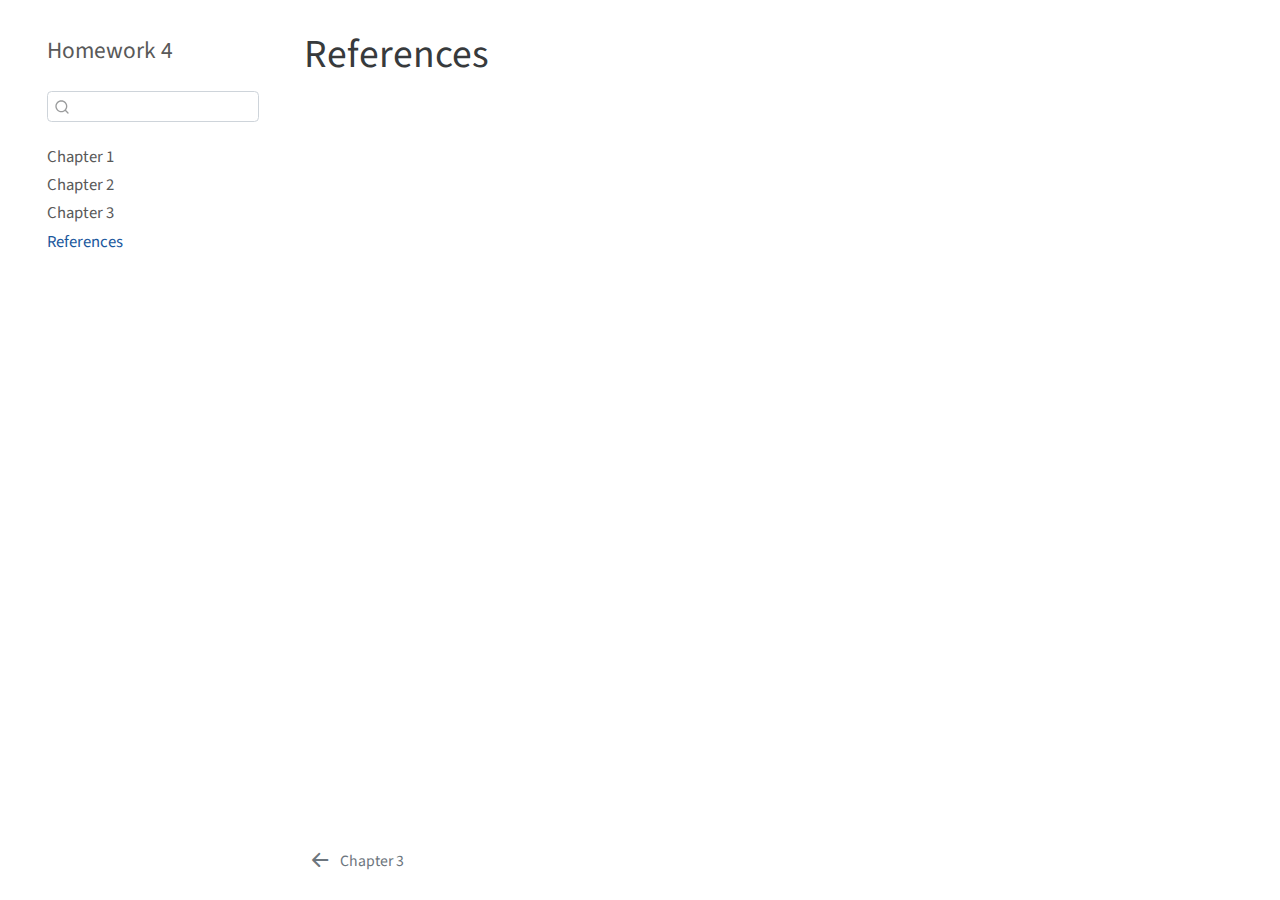
<file: docs/references.html>
<!DOCTYPE html>
<html xmlns="http://www.w3.org/1999/xhtml" lang="en" xml:lang="en"><head>

<meta charset="utf-8">
<meta name="generator" content="quarto-1.2.313">

<meta name="viewport" content="width=device-width, initial-scale=1.0, user-scalable=yes">


<title>Homework 4 - References</title>
<style>
code{white-space: pre-wrap;}
span.smallcaps{font-variant: small-caps;}
div.columns{display: flex; gap: min(4vw, 1.5em);}
div.column{flex: auto; overflow-x: auto;}
div.hanging-indent{margin-left: 1.5em; text-indent: -1.5em;}
ul.task-list{list-style: none;}
ul.task-list li input[type="checkbox"] {
  width: 0.8em;
  margin: 0 0.8em 0.2em -1.6em;
  vertical-align: middle;
}
div.csl-bib-body { }
div.csl-entry {
  clear: both;
}
.hanging div.csl-entry {
  margin-left:2em;
  text-indent:-2em;
}
div.csl-left-margin {
  min-width:2em;
  float:left;
}
div.csl-right-inline {
  margin-left:2em;
  padding-left:1em;
}
div.csl-indent {
  margin-left: 2em;
}
</style>


<script src="site_libs/quarto-nav/quarto-nav.js"></script>
<script src="site_libs/quarto-nav/headroom.min.js"></script>
<script src="site_libs/clipboard/clipboard.min.js"></script>
<script src="site_libs/quarto-search/autocomplete.umd.js"></script>
<script src="site_libs/quarto-search/fuse.min.js"></script>
<script src="site_libs/quarto-search/quarto-search.js"></script>
<meta name="quarto:offset" content="./">
<link href="./Chapter3.html" rel="prev">
<script src="site_libs/quarto-html/quarto.js"></script>
<script src="site_libs/quarto-html/popper.min.js"></script>
<script src="site_libs/quarto-html/tippy.umd.min.js"></script>
<script src="site_libs/quarto-html/anchor.min.js"></script>
<link href="site_libs/quarto-html/tippy.css" rel="stylesheet">
<link href="site_libs/quarto-html/quarto-syntax-highlighting.css" rel="stylesheet" id="quarto-text-highlighting-styles">
<script src="site_libs/bootstrap/bootstrap.min.js"></script>
<link href="site_libs/bootstrap/bootstrap-icons.css" rel="stylesheet">
<link href="site_libs/bootstrap/bootstrap.min.css" rel="stylesheet" id="quarto-bootstrap" data-mode="light">
<script id="quarto-search-options" type="application/json">{
  "location": "sidebar",
  "copy-button": false,
  "collapse-after": 3,
  "panel-placement": "start",
  "type": "textbox",
  "limit": 20,
  "language": {
    "search-no-results-text": "No results",
    "search-matching-documents-text": "matching documents",
    "search-copy-link-title": "Copy link to search",
    "search-hide-matches-text": "Hide additional matches",
    "search-more-match-text": "more match in this document",
    "search-more-matches-text": "more matches in this document",
    "search-clear-button-title": "Clear",
    "search-detached-cancel-button-title": "Cancel",
    "search-submit-button-title": "Submit"
  }
}</script>


</head>

<body class="nav-sidebar floating">

<div id="quarto-search-results"></div>
  <header id="quarto-header" class="headroom fixed-top">
  <nav class="quarto-secondary-nav" data-bs-toggle="collapse" data-bs-target="#quarto-sidebar" aria-controls="quarto-sidebar" aria-expanded="false" aria-label="Toggle sidebar navigation" onclick="if (window.quartoToggleHeadroom) { window.quartoToggleHeadroom(); }">
    <div class="container-fluid d-flex justify-content-between">
      <h1 class="quarto-secondary-nav-title">References</h1>
      <button type="button" class="quarto-btn-toggle btn" aria-label="Show secondary navigation">
        <i class="bi bi-chevron-right"></i>
      </button>
    </div>
  </nav>
</header>
<!-- content -->
<div id="quarto-content" class="quarto-container page-columns page-rows-contents page-layout-article">
<!-- sidebar -->
  <nav id="quarto-sidebar" class="sidebar collapse sidebar-navigation floating overflow-auto">
    <div class="pt-lg-2 mt-2 text-left sidebar-header">
    <div class="sidebar-title mb-0 py-0">
      <a href="./">Homework 4</a> 
    </div>
      </div>
      <div class="mt-2 flex-shrink-0 align-items-center">
        <div class="sidebar-search">
        <div id="quarto-search" class="" title="Search"></div>
        </div>
      </div>
    <div class="sidebar-menu-container"> 
    <ul class="list-unstyled mt-1">
        <li class="sidebar-item">
  <div class="sidebar-item-container"> 
  <a href="./index.html" class="sidebar-item-text sidebar-link">Chapter 1</a>
  </div>
</li>
        <li class="sidebar-item">
  <div class="sidebar-item-container"> 
  <a href="./Chapter2.html" class="sidebar-item-text sidebar-link">Chapter 2</a>
  </div>
</li>
        <li class="sidebar-item">
  <div class="sidebar-item-container"> 
  <a href="./Chapter3.html" class="sidebar-item-text sidebar-link">Chapter 3</a>
  </div>
</li>
        <li class="sidebar-item">
  <div class="sidebar-item-container"> 
  <a href="./references.html" class="sidebar-item-text sidebar-link active">References</a>
  </div>
</li>
    </ul>
    </div>
</nav>
<!-- margin-sidebar -->
    <div id="quarto-margin-sidebar" class="sidebar margin-sidebar">
        
    </div>
<!-- main -->
<main class="content" id="quarto-document-content">

<header id="title-block-header" class="quarto-title-block default">
<div class="quarto-title">
<h1 class="title d-none d-lg-block">References</h1>
</div>



<div class="quarto-title-meta">

    
  
    
  </div>
  

</header>

<div id="refs" role="doc-bibliography" style="display: none">

</div>



</main> <!-- /main -->
<script id="quarto-html-after-body" type="application/javascript">
window.document.addEventListener("DOMContentLoaded", function (event) {
  const toggleBodyColorMode = (bsSheetEl) => {
    const mode = bsSheetEl.getAttribute("data-mode");
    const bodyEl = window.document.querySelector("body");
    if (mode === "dark") {
      bodyEl.classList.add("quarto-dark");
      bodyEl.classList.remove("quarto-light");
    } else {
      bodyEl.classList.add("quarto-light");
      bodyEl.classList.remove("quarto-dark");
    }
  }
  const toggleBodyColorPrimary = () => {
    const bsSheetEl = window.document.querySelector("link#quarto-bootstrap");
    if (bsSheetEl) {
      toggleBodyColorMode(bsSheetEl);
    }
  }
  toggleBodyColorPrimary();  
  const icon = "";
  const anchorJS = new window.AnchorJS();
  anchorJS.options = {
    placement: 'right',
    icon: icon
  };
  anchorJS.add('.anchored');
  const clipboard = new window.ClipboardJS('.code-copy-button', {
    target: function(trigger) {
      return trigger.previousElementSibling;
    }
  });
  clipboard.on('success', function(e) {
    // button target
    const button = e.trigger;
    // don't keep focus
    button.blur();
    // flash "checked"
    button.classList.add('code-copy-button-checked');
    var currentTitle = button.getAttribute("title");
    button.setAttribute("title", "Copied!");
    let tooltip;
    if (window.bootstrap) {
      button.setAttribute("data-bs-toggle", "tooltip");
      button.setAttribute("data-bs-placement", "left");
      button.setAttribute("data-bs-title", "Copied!");
      tooltip = new bootstrap.Tooltip(button, 
        { trigger: "manual", 
          customClass: "code-copy-button-tooltip",
          offset: [0, -8]});
      tooltip.show();    
    }
    setTimeout(function() {
      if (tooltip) {
        tooltip.hide();
        button.removeAttribute("data-bs-title");
        button.removeAttribute("data-bs-toggle");
        button.removeAttribute("data-bs-placement");
      }
      button.setAttribute("title", currentTitle);
      button.classList.remove('code-copy-button-checked');
    }, 1000);
    // clear code selection
    e.clearSelection();
  });
  function tippyHover(el, contentFn) {
    const config = {
      allowHTML: true,
      content: contentFn,
      maxWidth: 500,
      delay: 100,
      arrow: false,
      appendTo: function(el) {
          return el.parentElement;
      },
      interactive: true,
      interactiveBorder: 10,
      theme: 'quarto',
      placement: 'bottom-start'
    };
    window.tippy(el, config); 
  }
  const noterefs = window.document.querySelectorAll('a[role="doc-noteref"]');
  for (var i=0; i<noterefs.length; i++) {
    const ref = noterefs[i];
    tippyHover(ref, function() {
      // use id or data attribute instead here
      let href = ref.getAttribute('data-footnote-href') || ref.getAttribute('href');
      try { href = new URL(href).hash; } catch {}
      const id = href.replace(/^#\/?/, "");
      const note = window.document.getElementById(id);
      return note.innerHTML;
    });
  }
  const findCites = (el) => {
    const parentEl = el.parentElement;
    if (parentEl) {
      const cites = parentEl.dataset.cites;
      if (cites) {
        return {
          el,
          cites: cites.split(' ')
        };
      } else {
        return findCites(el.parentElement)
      }
    } else {
      return undefined;
    }
  };
  var bibliorefs = window.document.querySelectorAll('a[role="doc-biblioref"]');
  for (var i=0; i<bibliorefs.length; i++) {
    const ref = bibliorefs[i];
    const citeInfo = findCites(ref);
    if (citeInfo) {
      tippyHover(citeInfo.el, function() {
        var popup = window.document.createElement('div');
        citeInfo.cites.forEach(function(cite) {
          var citeDiv = window.document.createElement('div');
          citeDiv.classList.add('hanging-indent');
          citeDiv.classList.add('csl-entry');
          var biblioDiv = window.document.getElementById('ref-' + cite);
          if (biblioDiv) {
            citeDiv.innerHTML = biblioDiv.innerHTML;
          }
          popup.appendChild(citeDiv);
        });
        return popup.innerHTML;
      });
    }
  }
});
</script>
<nav class="page-navigation">
  <div class="nav-page nav-page-previous">
      <a href="./Chapter3.html" class="pagination-link">
        <i class="bi bi-arrow-left-short"></i> <span class="nav-page-text">Chapter 3</span>
      </a>          
  </div>
  <div class="nav-page nav-page-next">
  </div>
</nav>
</div> <!-- /content -->



</body></html>
</file>
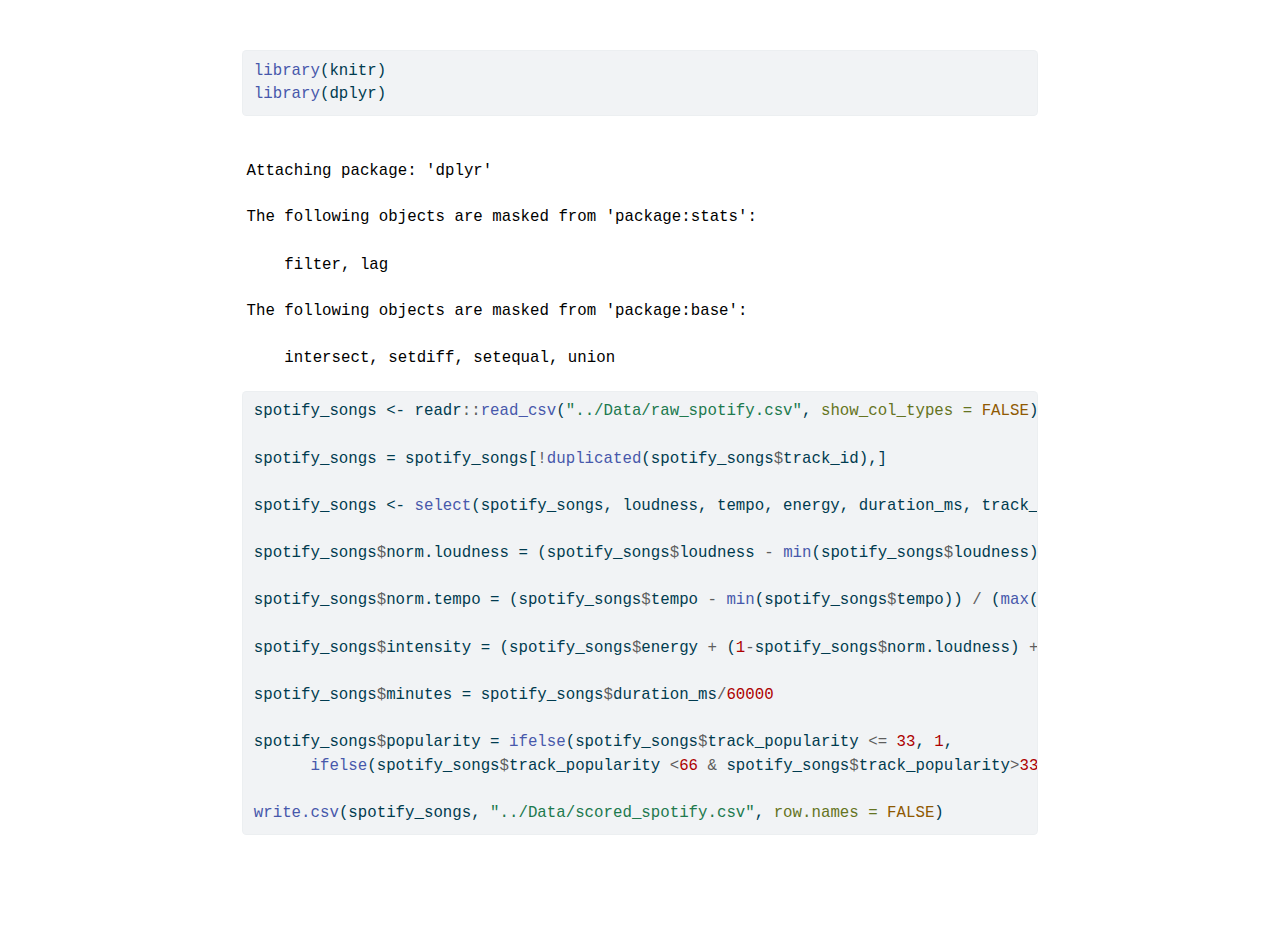
<file: docs/Scoring/Scoring.html>
<!DOCTYPE html>
<html xmlns="http://www.w3.org/1999/xhtml" lang="en" xml:lang="en"><head>

<meta charset="utf-8">
<meta name="generator" content="quarto-1.2.335">

<meta name="viewport" content="width=device-width, initial-scale=1.0, user-scalable=yes">


<title>scoring</title>
<style>
code{white-space: pre-wrap;}
span.smallcaps{font-variant: small-caps;}
div.columns{display: flex; gap: min(4vw, 1.5em);}
div.column{flex: auto; overflow-x: auto;}
div.hanging-indent{margin-left: 1.5em; text-indent: -1.5em;}
ul.task-list{list-style: none;}
ul.task-list li input[type="checkbox"] {
  width: 0.8em;
  margin: 0 0.8em 0.2em -1.6em;
  vertical-align: middle;
}
pre > code.sourceCode { white-space: pre; position: relative; }
pre > code.sourceCode > span { display: inline-block; line-height: 1.25; }
pre > code.sourceCode > span:empty { height: 1.2em; }
.sourceCode { overflow: visible; }
code.sourceCode > span { color: inherit; text-decoration: inherit; }
div.sourceCode { margin: 1em 0; }
pre.sourceCode { margin: 0; }
@media screen {
div.sourceCode { overflow: auto; }
}
@media print {
pre > code.sourceCode { white-space: pre-wrap; }
pre > code.sourceCode > span { text-indent: -5em; padding-left: 5em; }
}
pre.numberSource code
  { counter-reset: source-line 0; }
pre.numberSource code > span
  { position: relative; left: -4em; counter-increment: source-line; }
pre.numberSource code > span > a:first-child::before
  { content: counter(source-line);
    position: relative; left: -1em; text-align: right; vertical-align: baseline;
    border: none; display: inline-block;
    -webkit-touch-callout: none; -webkit-user-select: none;
    -khtml-user-select: none; -moz-user-select: none;
    -ms-user-select: none; user-select: none;
    padding: 0 4px; width: 4em;
    color: #aaaaaa;
  }
pre.numberSource { margin-left: 3em; border-left: 1px solid #aaaaaa;  padding-left: 4px; }
div.sourceCode
  {   }
@media screen {
pre > code.sourceCode > span > a:first-child::before { text-decoration: underline; }
}
code span.al { color: #ff0000; font-weight: bold; } /* Alert */
code span.an { color: #60a0b0; font-weight: bold; font-style: italic; } /* Annotation */
code span.at { color: #7d9029; } /* Attribute */
code span.bn { color: #40a070; } /* BaseN */
code span.bu { color: #008000; } /* BuiltIn */
code span.cf { color: #007020; font-weight: bold; } /* ControlFlow */
code span.ch { color: #4070a0; } /* Char */
code span.cn { color: #880000; } /* Constant */
code span.co { color: #60a0b0; font-style: italic; } /* Comment */
code span.cv { color: #60a0b0; font-weight: bold; font-style: italic; } /* CommentVar */
code span.do { color: #ba2121; font-style: italic; } /* Documentation */
code span.dt { color: #902000; } /* DataType */
code span.dv { color: #40a070; } /* DecVal */
code span.er { color: #ff0000; font-weight: bold; } /* Error */
code span.ex { } /* Extension */
code span.fl { color: #40a070; } /* Float */
code span.fu { color: #06287e; } /* Function */
code span.im { color: #008000; font-weight: bold; } /* Import */
code span.in { color: #60a0b0; font-weight: bold; font-style: italic; } /* Information */
code span.kw { color: #007020; font-weight: bold; } /* Keyword */
code span.op { color: #666666; } /* Operator */
code span.ot { color: #007020; } /* Other */
code span.pp { color: #bc7a00; } /* Preprocessor */
code span.sc { color: #4070a0; } /* SpecialChar */
code span.ss { color: #bb6688; } /* SpecialString */
code span.st { color: #4070a0; } /* String */
code span.va { color: #19177c; } /* Variable */
code span.vs { color: #4070a0; } /* VerbatimString */
code span.wa { color: #60a0b0; font-weight: bold; font-style: italic; } /* Warning */
</style>


<script src="../site_libs/quarto-nav/quarto-nav.js"></script>
<script src="../site_libs/clipboard/clipboard.min.js"></script>
<script src="../site_libs/quarto-search/autocomplete.umd.js"></script>
<script src="../site_libs/quarto-search/fuse.min.js"></script>
<script src="../site_libs/quarto-search/quarto-search.js"></script>
<meta name="quarto:offset" content="../">
<script src="../site_libs/quarto-html/quarto.js"></script>
<script src="../site_libs/quarto-html/popper.min.js"></script>
<script src="../site_libs/quarto-html/tippy.umd.min.js"></script>
<script src="../site_libs/quarto-html/anchor.min.js"></script>
<link href="../site_libs/quarto-html/tippy.css" rel="stylesheet">
<link href="../site_libs/quarto-html/quarto-syntax-highlighting.css" rel="stylesheet" id="quarto-text-highlighting-styles">
<script src="../site_libs/bootstrap/bootstrap.min.js"></script>
<link href="../site_libs/bootstrap/bootstrap-icons.css" rel="stylesheet">
<link href="../site_libs/bootstrap/bootstrap.min.css" rel="stylesheet" id="quarto-bootstrap" data-mode="light">
<script id="quarto-search-options" type="application/json">{
  "location": "sidebar",
  "copy-button": false,
  "collapse-after": 3,
  "panel-placement": "start",
  "type": "textbox",
  "limit": 20,
  "language": {
    "search-no-results-text": "No results",
    "search-matching-documents-text": "matching documents",
    "search-copy-link-title": "Copy link to search",
    "search-hide-matches-text": "Hide additional matches",
    "search-more-match-text": "more match in this document",
    "search-more-matches-text": "more matches in this document",
    "search-clear-button-title": "Clear",
    "search-detached-cancel-button-title": "Cancel",
    "search-submit-button-title": "Submit"
  }
}</script>


</head>

<body class="fullcontent">

<div id="quarto-search-results"></div>
<!-- content -->
<div id="quarto-content" class="quarto-container page-columns page-rows-contents page-layout-article">
<!-- sidebar -->
<!-- margin-sidebar -->
    
<!-- main -->
<main class="content" id="quarto-document-content">



<div class="cell">
<div class="sourceCode cell-code" id="cb1"><pre class="sourceCode r code-with-copy"><code class="sourceCode r"><span id="cb1-1"><a href="#cb1-1" aria-hidden="true" tabindex="-1"></a><span class="fu">library</span>(knitr)</span>
<span id="cb1-2"><a href="#cb1-2" aria-hidden="true" tabindex="-1"></a><span class="fu">library</span>(dplyr)</span></code><button title="Copy to Clipboard" class="code-copy-button"><i class="bi"></i></button></pre></div>
<div class="cell-output cell-output-stderr">
<pre><code>
Attaching package: 'dplyr'</code></pre>
</div>
<div class="cell-output cell-output-stderr">
<pre><code>The following objects are masked from 'package:stats':

    filter, lag</code></pre>
</div>
<div class="cell-output cell-output-stderr">
<pre><code>The following objects are masked from 'package:base':

    intersect, setdiff, setequal, union</code></pre>
</div>
<div class="sourceCode cell-code" id="cb5"><pre class="sourceCode r code-with-copy"><code class="sourceCode r"><span id="cb5-1"><a href="#cb5-1" aria-hidden="true" tabindex="-1"></a>spotify_songs <span class="ot">&lt;-</span> readr<span class="sc">::</span><span class="fu">read_csv</span>(<span class="st">"../Data/raw_spotify.csv"</span>, <span class="at">show_col_types =</span> <span class="cn">FALSE</span>)</span>
<span id="cb5-2"><a href="#cb5-2" aria-hidden="true" tabindex="-1"></a></span>
<span id="cb5-3"><a href="#cb5-3" aria-hidden="true" tabindex="-1"></a>spotify_songs <span class="ot">=</span> spotify_songs[<span class="sc">!</span><span class="fu">duplicated</span>(spotify_songs<span class="sc">$</span>track_id),]</span>
<span id="cb5-4"><a href="#cb5-4" aria-hidden="true" tabindex="-1"></a></span>
<span id="cb5-5"><a href="#cb5-5" aria-hidden="true" tabindex="-1"></a>spotify_songs <span class="ot">&lt;-</span> <span class="fu">select</span>(spotify_songs, loudness, tempo, energy, duration_ms, track_popularity)</span>
<span id="cb5-6"><a href="#cb5-6" aria-hidden="true" tabindex="-1"></a></span>
<span id="cb5-7"><a href="#cb5-7" aria-hidden="true" tabindex="-1"></a>spotify_songs<span class="sc">$</span>norm.loudness <span class="ot">=</span> (spotify_songs<span class="sc">$</span>loudness <span class="sc">-</span> <span class="fu">min</span>(spotify_songs<span class="sc">$</span>loudness)) <span class="sc">/</span> (<span class="fu">max</span>(spotify_songs<span class="sc">$</span>loudness) <span class="sc">-</span> <span class="fu">min</span>(spotify_songs<span class="sc">$</span>loudness))</span>
<span id="cb5-8"><a href="#cb5-8" aria-hidden="true" tabindex="-1"></a></span>
<span id="cb5-9"><a href="#cb5-9" aria-hidden="true" tabindex="-1"></a>spotify_songs<span class="sc">$</span>norm.tempo <span class="ot">=</span> (spotify_songs<span class="sc">$</span>tempo <span class="sc">-</span> <span class="fu">min</span>(spotify_songs<span class="sc">$</span>tempo)) <span class="sc">/</span> (<span class="fu">max</span>(spotify_songs<span class="sc">$</span>tempo) <span class="sc">-</span> <span class="fu">min</span>(spotify_songs<span class="sc">$</span>tempo))</span>
<span id="cb5-10"><a href="#cb5-10" aria-hidden="true" tabindex="-1"></a></span>
<span id="cb5-11"><a href="#cb5-11" aria-hidden="true" tabindex="-1"></a>spotify_songs<span class="sc">$</span>intensity <span class="ot">=</span> (spotify_songs<span class="sc">$</span>energy <span class="sc">+</span> (<span class="dv">1</span><span class="sc">-</span>spotify_songs<span class="sc">$</span>norm.loudness) <span class="sc">+</span> spotify_songs<span class="sc">$</span>norm.tempo)<span class="sc">/</span><span class="dv">3</span></span>
<span id="cb5-12"><a href="#cb5-12" aria-hidden="true" tabindex="-1"></a></span>
<span id="cb5-13"><a href="#cb5-13" aria-hidden="true" tabindex="-1"></a>spotify_songs<span class="sc">$</span>minutes <span class="ot">=</span> spotify_songs<span class="sc">$</span>duration_ms<span class="sc">/</span><span class="dv">60000</span></span>
<span id="cb5-14"><a href="#cb5-14" aria-hidden="true" tabindex="-1"></a></span>
<span id="cb5-15"><a href="#cb5-15" aria-hidden="true" tabindex="-1"></a>spotify_songs<span class="sc">$</span>popularity <span class="ot">=</span> <span class="fu">ifelse</span>(spotify_songs<span class="sc">$</span>track_popularity <span class="sc">&lt;=</span> <span class="dv">33</span>, <span class="dv">1</span>,</span>
<span id="cb5-16"><a href="#cb5-16" aria-hidden="true" tabindex="-1"></a>      <span class="fu">ifelse</span>(spotify_songs<span class="sc">$</span>track_popularity <span class="sc">&lt;</span><span class="dv">66</span> <span class="sc">&amp;</span> spotify_songs<span class="sc">$</span>track_popularity<span class="sc">&gt;</span><span class="dv">33</span>, <span class="dv">2</span>, <span class="fu">ifelse</span>(spotify_songs<span class="sc">$</span>track_popularity <span class="sc">&gt;=</span> <span class="dv">66</span>, <span class="dv">3</span>, <span class="cn">NA</span>)))</span>
<span id="cb5-17"><a href="#cb5-17" aria-hidden="true" tabindex="-1"></a></span>
<span id="cb5-18"><a href="#cb5-18" aria-hidden="true" tabindex="-1"></a><span class="fu">write.csv</span>(spotify_songs, <span class="st">"../Data/scored_spotify.csv"</span>, <span class="at">row.names =</span> <span class="cn">FALSE</span>)</span></code><button title="Copy to Clipboard" class="code-copy-button"><i class="bi"></i></button></pre></div>
</div>



</main> <!-- /main -->
<script id="quarto-html-after-body" type="application/javascript">
window.document.addEventListener("DOMContentLoaded", function (event) {
  const toggleBodyColorMode = (bsSheetEl) => {
    const mode = bsSheetEl.getAttribute("data-mode");
    const bodyEl = window.document.querySelector("body");
    if (mode === "dark") {
      bodyEl.classList.add("quarto-dark");
      bodyEl.classList.remove("quarto-light");
    } else {
      bodyEl.classList.add("quarto-light");
      bodyEl.classList.remove("quarto-dark");
    }
  }
  const toggleBodyColorPrimary = () => {
    const bsSheetEl = window.document.querySelector("link#quarto-bootstrap");
    if (bsSheetEl) {
      toggleBodyColorMode(bsSheetEl);
    }
  }
  toggleBodyColorPrimary();  
  const icon = "";
  const anchorJS = new window.AnchorJS();
  anchorJS.options = {
    placement: 'right',
    icon: icon
  };
  anchorJS.add('.anchored');
  const clipboard = new window.ClipboardJS('.code-copy-button', {
    target: function(trigger) {
      return trigger.previousElementSibling;
    }
  });
  clipboard.on('success', function(e) {
    // button target
    const button = e.trigger;
    // don't keep focus
    button.blur();
    // flash "checked"
    button.classList.add('code-copy-button-checked');
    var currentTitle = button.getAttribute("title");
    button.setAttribute("title", "Copied!");
    let tooltip;
    if (window.bootstrap) {
      button.setAttribute("data-bs-toggle", "tooltip");
      button.setAttribute("data-bs-placement", "left");
      button.setAttribute("data-bs-title", "Copied!");
      tooltip = new bootstrap.Tooltip(button, 
        { trigger: "manual", 
          customClass: "code-copy-button-tooltip",
          offset: [0, -8]});
      tooltip.show();    
    }
    setTimeout(function() {
      if (tooltip) {
        tooltip.hide();
        button.removeAttribute("data-bs-title");
        button.removeAttribute("data-bs-toggle");
        button.removeAttribute("data-bs-placement");
      }
      button.setAttribute("title", currentTitle);
      button.classList.remove('code-copy-button-checked');
    }, 1000);
    // clear code selection
    e.clearSelection();
  });
  function tippyHover(el, contentFn) {
    const config = {
      allowHTML: true,
      content: contentFn,
      maxWidth: 500,
      delay: 100,
      arrow: false,
      appendTo: function(el) {
          return el.parentElement;
      },
      interactive: true,
      interactiveBorder: 10,
      theme: 'quarto',
      placement: 'bottom-start'
    };
    window.tippy(el, config); 
  }
  const noterefs = window.document.querySelectorAll('a[role="doc-noteref"]');
  for (var i=0; i<noterefs.length; i++) {
    const ref = noterefs[i];
    tippyHover(ref, function() {
      // use id or data attribute instead here
      let href = ref.getAttribute('data-footnote-href') || ref.getAttribute('href');
      try { href = new URL(href).hash; } catch {}
      const id = href.replace(/^#\/?/, "");
      const note = window.document.getElementById(id);
      return note.innerHTML;
    });
  }
  const findCites = (el) => {
    const parentEl = el.parentElement;
    if (parentEl) {
      const cites = parentEl.dataset.cites;
      if (cites) {
        return {
          el,
          cites: cites.split(' ')
        };
      } else {
        return findCites(el.parentElement)
      }
    } else {
      return undefined;
    }
  };
  var bibliorefs = window.document.querySelectorAll('a[role="doc-biblioref"]');
  for (var i=0; i<bibliorefs.length; i++) {
    const ref = bibliorefs[i];
    const citeInfo = findCites(ref);
    if (citeInfo) {
      tippyHover(citeInfo.el, function() {
        var popup = window.document.createElement('div');
        citeInfo.cites.forEach(function(cite) {
          var citeDiv = window.document.createElement('div');
          citeDiv.classList.add('hanging-indent');
          citeDiv.classList.add('csl-entry');
          var biblioDiv = window.document.getElementById('ref-' + cite);
          if (biblioDiv) {
            citeDiv.innerHTML = biblioDiv.innerHTML;
          }
          popup.appendChild(citeDiv);
        });
        return popup.innerHTML;
      });
    }
  }
});
</script>
</div> <!-- /content -->



</body></html>
</file>
<file: docs/site_libs/quarto-html/tippy.css>
.tippy-box[data-animation=fade][data-state=hidden]{opacity:0}[data-tippy-root]{max-width:calc(100vw - 10px)}.tippy-box{position:relative;background-color:#333;color:#fff;border-radius:4px;font-size:14px;line-height:1.4;white-space:normal;outline:0;transition-property:transform,visibility,opacity}.tippy-box[data-placement^=top]>.tippy-arrow{bottom:0}.tippy-box[data-placement^=top]>.tippy-arrow:before{bottom:-7px;left:0;border-width:8px 8px 0;border-top-color:initial;transform-origin:center top}.tippy-box[data-placement^=bottom]>.tippy-arrow{top:0}.tippy-box[data-placement^=bottom]>.tippy-arrow:before{top:-7px;left:0;border-width:0 8px 8px;border-bottom-color:initial;transform-origin:center bottom}.tippy-box[data-placement^=left]>.tippy-arrow{right:0}.tippy-box[data-placement^=left]>.tippy-arrow:before{border-width:8px 0 8px 8px;border-left-color:initial;right:-7px;transform-origin:center left}.tippy-box[data-placement^=right]>.tippy-arrow{left:0}.tippy-box[data-placement^=right]>.tippy-arrow:before{left:-7px;border-width:8px 8px 8px 0;border-right-color:initial;transform-origin:center right}.tippy-box[data-inertia][data-state=visible]{transition-timing-function:cubic-bezier(.54,1.5,.38,1.11)}.tippy-arrow{width:16px;height:16px;color:#333}.tippy-arrow:before{content:"";position:absolute;border-color:transparent;border-style:solid}.tippy-content{position:relative;padding:5px 9px;z-index:1}
</file>
<file: docs/site_libs/quarto-html/quarto-syntax-highlighting.css>
/* quarto syntax highlight colors */
:root {
  --quarto-hl-ot-color: #003B4F;
  --quarto-hl-at-color: #657422;
  --quarto-hl-ss-color: #20794D;
  --quarto-hl-an-color: #5E5E5E;
  --quarto-hl-fu-color: #4758AB;
  --quarto-hl-st-color: #20794D;
  --quarto-hl-cf-color: #003B4F;
  --quarto-hl-op-color: #5E5E5E;
  --quarto-hl-er-color: #AD0000;
  --quarto-hl-bn-color: #AD0000;
  --quarto-hl-al-color: #AD0000;
  --quarto-hl-va-color: #111111;
  --quarto-hl-bu-color: inherit;
  --quarto-hl-ex-color: inherit;
  --quarto-hl-pp-color: #AD0000;
  --quarto-hl-in-color: #5E5E5E;
  --quarto-hl-vs-color: #20794D;
  --quarto-hl-wa-color: #5E5E5E;
  --quarto-hl-do-color: #5E5E5E;
  --quarto-hl-im-color: #00769E;
  --quarto-hl-ch-color: #20794D;
  --quarto-hl-dt-color: #AD0000;
  --quarto-hl-fl-color: #AD0000;
  --quarto-hl-co-color: #5E5E5E;
  --quarto-hl-cv-color: #5E5E5E;
  --quarto-hl-cn-color: #8f5902;
  --quarto-hl-sc-color: #5E5E5E;
  --quarto-hl-dv-color: #AD0000;
  --quarto-hl-kw-color: #003B4F;
}

/* other quarto variables */
:root {
  --quarto-font-monospace: SFMono-Regular, Menlo, Monaco, Consolas, "Liberation Mono", "Courier New", monospace;
}

pre > code.sourceCode > span {
  color: #003B4F;
}

code span {
  color: #003B4F;
}

code.sourceCode > span {
  color: #003B4F;
}

div.sourceCode,
div.sourceCode pre.sourceCode {
  color: #003B4F;
}

code span.ot {
  color: #003B4F;
}

code span.at {
  color: #657422;
}

code span.ss {
  color: #20794D;
}

code span.an {
  color: #5E5E5E;
}

code span.fu {
  color: #4758AB;
}

code span.st {
  color: #20794D;
}

code span.cf {
  color: #003B4F;
}

code span.op {
  color: #5E5E5E;
}

code span.er {
  color: #AD0000;
}

code span.bn {
  color: #AD0000;
}

code span.al {
  color: #AD0000;
}

code span.va {
  color: #111111;
}

code span.pp {
  color: #AD0000;
}

code span.in {
  color: #5E5E5E;
}

code span.vs {
  color: #20794D;
}

code span.wa {
  color: #5E5E5E;
  font-style: italic;
}

code span.do {
  color: #5E5E5E;
  font-style: italic;
}

code span.im {
  color: #00769E;
}

code span.ch {
  color: #20794D;
}

code span.dt {
  color: #AD0000;
}

code span.fl {
  color: #AD0000;
}

code span.co {
  color: #5E5E5E;
}

code span.cv {
  color: #5E5E5E;
  font-style: italic;
}

code span.cn {
  color: #8f5902;
}

code span.sc {
  color: #5E5E5E;
}

code span.dv {
  color: #AD0000;
}

code span.kw {
  color: #003B4F;
}

.prevent-inlining {
  content: "</";
}

/*# sourceMappingURL=debc5d5d77c3f9108843748ff7464032.css.map */
</file>
